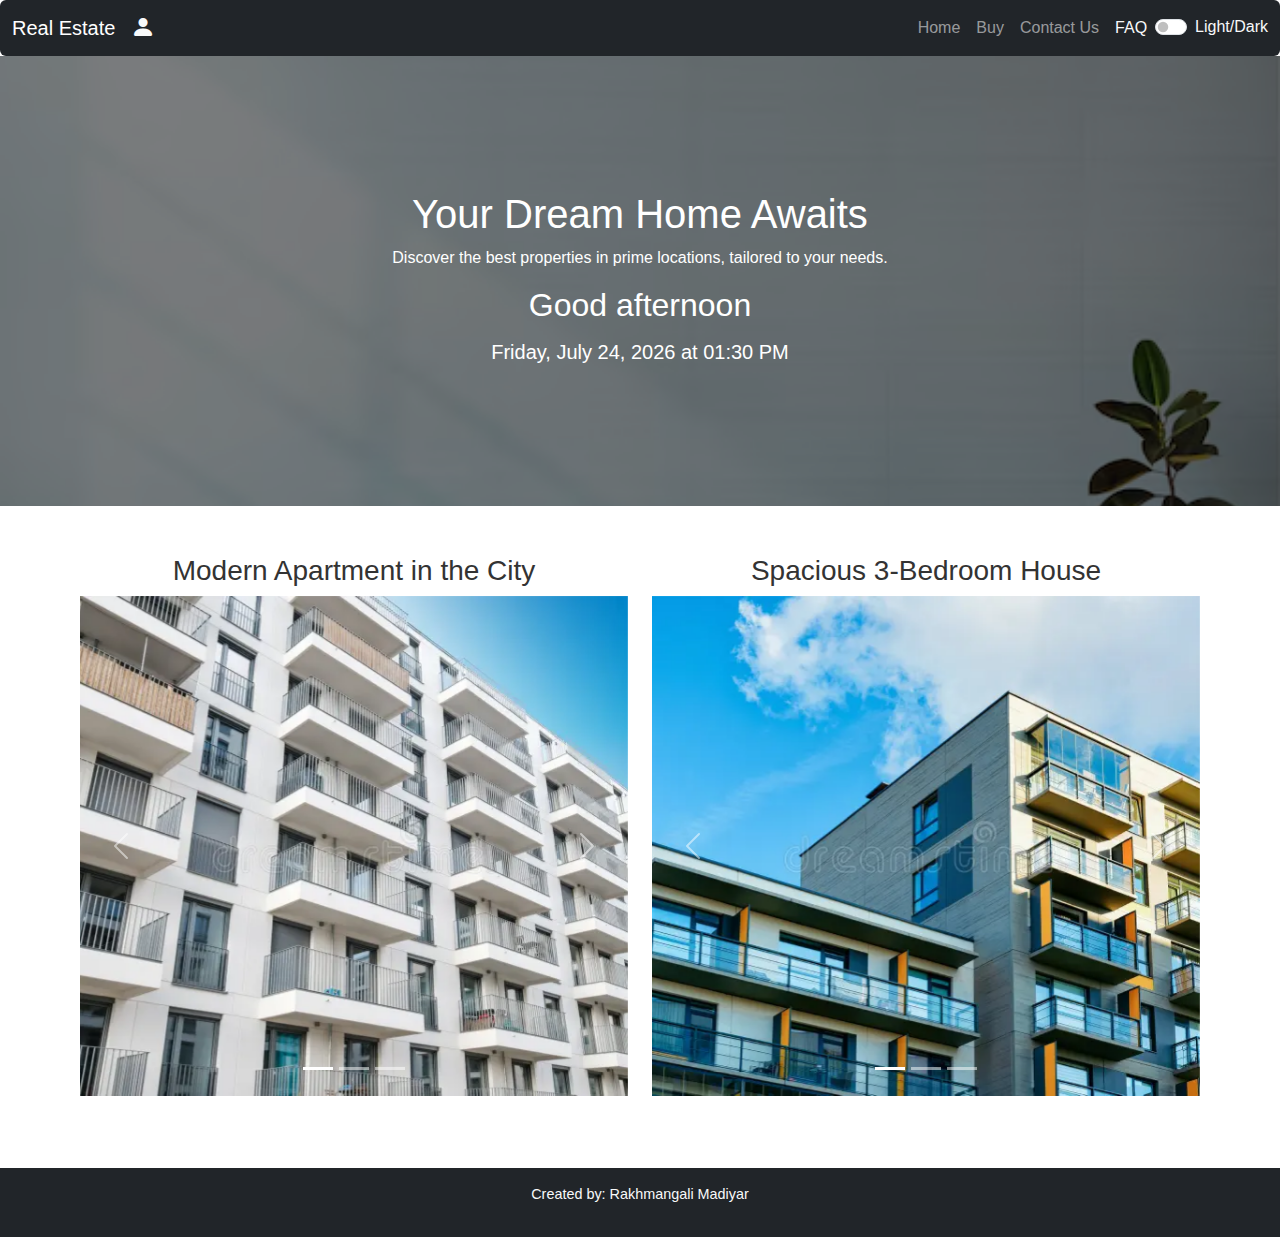
<file: index.html>
<!DOCTYPE html>
<html lang="en">
<head>
    <meta charset="UTF-8">
    <meta name="viewport" content="width=device-width, initial-scale=1.0">
    <title>Real Estate Company</title>
    <link href="https://cdn.jsdelivr.net/npm/bootstrap-icons/font/bootstrap-icons.css" rel="stylesheet">
    <link href="https://cdn.jsdelivr.net/npm/bootstrap@5.3.3/dist/css/bootstrap.min.css" rel="stylesheet" integrity="sha384-QWTKZyjpPEjISv5WaRU9OFeRpok6YctnYmDr5pNlyT2bRjXh0JMhjY6hW+ALEwIH" crossorigin="anonymous">
    <link rel="stylesheet" href="style.css">
    <link rel="stylesheet" href="styleindex.css">
    <link rel="stylesheet" href="buttoncss.css">    
</head>
<body>
    <nav class="navbar navbar-expand-lg navbar-dark bg-dark rounded">
        
        <div class="container-fluid">
            <a class="navbar-brand" href="index.html">Real Estate</a>
            <button class="navbar-toggler" type="button" data-bs-toggle="collapse" data-bs-target="#navbarNav" aria-controls="navbarNav" aria-expanded="false" aria-label="Toggle navigation">
                <span class="navbar-toggler-icon"></span>
            </button>
            
            
            <div class="collapse navbar-collapse" id="navbarNav">
                <div class="d-flex w-100 align-items-center justify-content-between">
                    <div>
                        <i class="bi bi-person-fill text-light fs-4 ms-3" id="userIcon" style="cursor: pointer; margin-left: auto !important;" onclick="window.location.href='auth.html';"></i>
                    </div>
                    <ul class="navbar-nav d-flex align-items-center mb-0">
                        <li class="nav-item">
                            <a class="nav-link" href="index.html">Home</a>
                        </li>
                        <li class="nav-item">
                            <a class="nav-link" href="buy.html">Buy</a>
                        </li>
                        <li class="nav-item">
                            <a class="nav-link" href="contact.html">Contact Us</a>
                        </li>
                        <li class="nav-item">
                            <button id="faqBtn" class="nav-link btn btn-link text-light">FAQ</button>
                        </li>
                    </ul>
                </div>
    
                <div class="d-flex align-items-center justify-content-end mt-2 mt-lg-0">
                    <div class="form-check form-switch">
                        <input class="form-check-input" type="checkbox" id="theme-toggle">
                        <label class="form-check-label text-light" for="theme-toggle">Light/Dark</label>
                    </div>
                </div>                
            </div>
        </div>
    </nav>
    
    <header class="bg-light py-5 text-center">
        <div class="container">
            <h1>Your Dream Home Awaits</h1>
            <p>Discover the best properties in prime locations, tailored to your needs.</p>
            <h2 id="greeting"></h2>
            <h3 id="currentDateTime" class="mt-3 fs-5"></h3>
        </div>
    </header>

    <section class="properties container-fluid py-5 light-theme">
        <div class="row">
            <div class="col-lg-6 mb-4">
                <h3 class="text-center">Modern Apartment in the City</h3>
                <div id="carouselApartment" class="carousel slide" data-bs-ride="carousel">
                    <div class="carousel-indicators">
                        <button type="button" data-bs-target="#carouselApartment" data-bs-slide-to="0" class="active" aria-current="true" aria-label="Slide 1"></button>
                        <button type="button" data-bs-target="#carouselApartment" data-bs-slide-to="1" aria-label="Slide 2"></button>
                        <button type="button" data-bs-target="#carouselApartment" data-bs-slide-to="2" aria-label="Slide 3"></button>
                    </div>
                    <div class="carousel-inner">
                        <div class="carousel-item active">
                            <img src="img/apartment1.webp" class="d-block w-100" alt="Modern apartment">
                        </div>
                        <div class="carousel-item">
                            <img src="img/apartment1-2.jpg" class="d-block w-100" alt="Modern apartment interior">
                        </div>
                        <div class="carousel-item">
                            <img src="img/apartment1-3.jpg" class="d-block w-100" alt="Modern apartment view">
                        </div>
                    </div>
                    <button class="carousel-control-prev" type="button" data-bs-target="#carouselApartment" data-bs-slide="prev">
                        <span class="carousel-control-prev-icon" aria-hidden="true"></span>
                        <span class="visually-hidden">Previous</span>
                    </button>
                    <button class="carousel-control-next" type="button" data-bs-target="#carouselApartment" data-bs-slide="next">
                        <span class="carousel-control-next-icon" aria-hidden="true"></span>
                        <span class="visually-hidden">Next</span>
                    </button>
                </div>
            </div>
            <div class="col-lg-6 mb-4">
                <h3 class="text-center">Spacious 3-Bedroom House</h3>
                <div id="carouselHouse" class="carousel slide" data-bs-ride="carousel">
                    <div class="carousel-indicators">
                        <button type="button" data-bs-target="#carouselHouse" data-bs-slide-to="0" class="active" aria-current="true" aria-label="Slide 1"></button>
                        <button type="button" data-bs-target="#carouselHouse" data-bs-slide-to="1" aria-label="Slide 2"></button>
                        <button type="button" data-bs-target="#carouselHouse" data-bs-slide-to="2" aria-label="Slide 3"></button>
                    </div>
                    <div class="carousel-inner">
                        <div class="carousel-item active">
                            <img src="img/apartment2.webp" class="d-block w-100" alt="Spacious house">
                        </div>
                        <div class="carousel-item">
                            <img src="img/apartment2-2.jpeg" class="d-block w-100" alt="Spacious house interior">
                        </div>
                        <div class="carousel-item">
                            <img src="img/apartment2-3.jpeg" class="d-block w-100" alt="Spacious house backyard">
                        </div>
                    </div>
                    <button class="carousel-control-prev" type="button" data-bs-target="#carouselHouse" data-bs-slide="prev">
                        <span class="carousel-control-prev-icon" aria-hidden="true"></span>
                        <span class="visually-hidden">Previous</span>
                    </button>
                    <button class="carousel-control-next" type="button" data-bs-target="#carouselHouse" data-bs-slide="next">
                        <span class="carousel-control-next-icon" aria-hidden="true"></span>
                        <span class="visually-hidden">Next</span>
                    </button>
                </div>
            </div>
        </div>
    </section>

    <footer class="bg-dark text-light py-3">
        <div class="container text-center">
            <p>Created by: Rakhmangali Madiyar</p>
        </div>
    </footer>

    <div id="faqPopup" class="popup">
        <div class="popup-content">
            <span id="closeFaq"></span>
            <h2>Frequently Asked Questions</h2>
            <ul>
                <li><strong>Question 1:</strong> What properties do you offer?</li>
                <li><strong>Answer:</strong> We offer a wide range of residential and commercial properties.</li>
                <li><strong>Question 2:</strong> How can I schedule a viewing?</li>
                <li><strong>Answer:</strong> You can contact us through the form above to schedule a viewing.</li>
                <li><strong>Question 3:</strong> What are the fees associated with buying a property?</li>
                <li><strong>Answer:</strong> Fees vary based on property type and location; please contact us for more details.</li>
            </ul>
        </div>
    </div>
    

    <script src="https://cdn.jsdelivr.net/npm/bootstrap@5.3.3/dist/js/bootstrap.bundle.min.js" integrity="sha384-YvpcrYf0tY3lHB60NNkmXc5s9fDVZLESaAA55NDzOxhy9GkcIdslK1eN7N6jIeHz" crossorigin="anonymous"></script>
    <script src="scriptindex.js"></script>
</body>
</html>
</file>
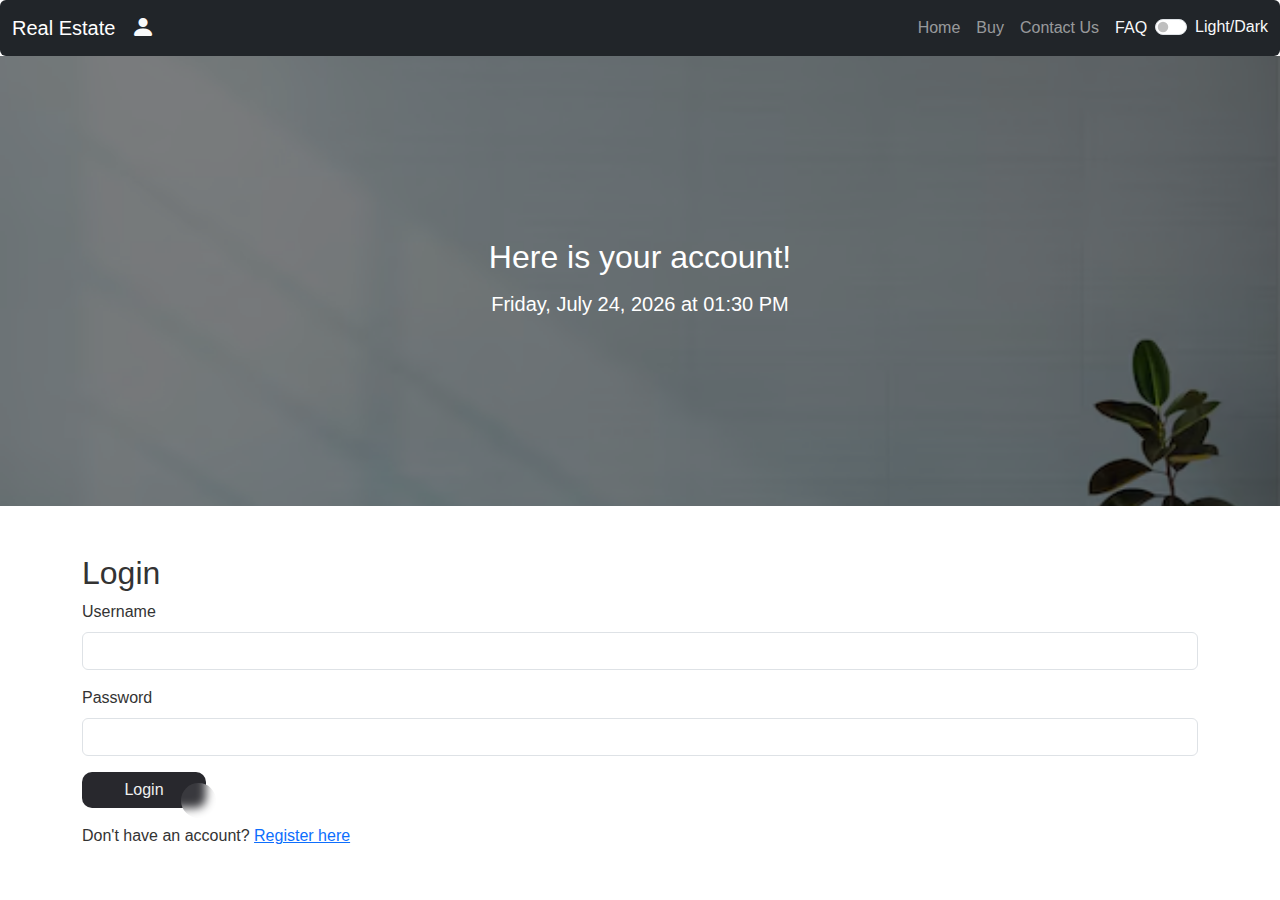
<file: auth.html>
<!DOCTYPE html>
<html lang="en">
<head>
    <meta charset="UTF-8">
    <meta name="viewport" content="width=device-width, initial-scale=1.0">
    <title>Login/Register / My Account</title>
    <link href="https://cdn.jsdelivr.net/npm/bootstrap@5.3.3/dist/css/bootstrap.min.css" rel="stylesheet">
    <link href="https://cdn.jsdelivr.net/npm/bootstrap-icons/font/bootstrap-icons.css" rel="stylesheet">
    <link rel="stylesheet" href="style.css">
    <link rel="stylesheet" href="styleindex.css">
    <link rel="stylesheet" href="buttoncss.css">
</head>
<body>
    <nav class="navbar navbar-expand-lg navbar-dark bg-dark rounded">
        <div class="container-fluid">
            <a class="navbar-brand" href="index.html">Real Estate</a>
            <button class="navbar-toggler" type="button" data-bs-toggle="collapse" data-bs-target="#navbarNav" aria-controls="navbarNav" aria-expanded="false" aria-label="Toggle navigation">
                <span class="navbar-toggler-icon"></span>
            </button>
            <div class="collapse navbar-collapse" id="navbarNav">
                <div class="d-flex w-100 align-items-center justify-content-between">
                    <div>
                        <i class="bi bi-person-fill text-light fs-4 ms-3" id="userIcon" style="cursor: pointer; margin-left: auto !important;"></i>
                    </div>
                    <ul class="navbar-nav d-flex align-items-center mb-0">
                        <li class="nav-item"><a class="nav-link" href="index.html">Home</a></li>
                        <li class="nav-item"><a class="nav-link" href="buy.html">Buy</a></li>
                        <li class="nav-item"><a class="nav-link" href="contact.html">Contact Us</a></li>
                        <li class="nav-item"><button id="faqBtn" class="nav-link btn btn-link text-light">FAQ</button></li>
                    </ul>
                </div>
                <div class="d-flex align-items-center justify-content-end mt-2 mt-lg-0">
                    <div class="form-check form-switch">
                        <input class="form-check-input" type="checkbox" id="theme-toggle">
                        <label class="form-check-label text-light" for="theme-toggle">Light/Dark</label>
                    </div>
                </div>
            </div>
        </div>
    </nav>

    <header class="bg-light py-5 text-center">
        <div class="container">
            <h2>Here is your account!</h2>
            <h3 id="currentDateTime" class="mt-3 fs-5"></h3>
        </div>
    </header>
    
    <div class="container mt-5">
        <h2 id="formTitle">Login</h2>
        
        <form id="loginForm" class="auth-form">
            <div class="mb-3">
                <label for="loginUsername" class="form-label">Username</label>
                <input type="text" class="form-control" id="loginUsername" required>
            </div>
            <div class="mb-3">
                <label for="loginPassword" class="form-label">Password</label>
                <input type="password" class="form-control" id="loginPassword" required>
            </div>
            <button type="submit" class="button-86">Login</button>
            <p class="mt-3">Don't have an account? <a href="javascript:void(0);" id="showRegister">Register here</a></p>
        </form>

        <form id="registerForm" class="auth-form" style="display: none;">
            <div class="mb-3">
                <label for="username" class="form-label">Username</label>
                <input type="text" class="form-control" id="username" required>
            </div>
            <div class="mb-3">
                <label for="email" class="form-label">Email</label>
                <input type="email" class="form-control" id="email" required>
            </div>
            <div class="mb-3">
                <label for="password" class="form-label">Password</label>
                <input type="password" class="form-control" id="password" required>
            </div>
            <div class="mb-3">
                <label for="confirmPassword" class="form-label">Confirm Password</label>
                <input type="password" class="form-control" id="confirmPassword" required>
            </div>
            <button type="submit" class="button-86">Register</button>
            <p class="mt-3">Already have an account? <a href="javascript:void(0);" id="showLogin">Log in here</a></p>
        </form>
    </div>

    <div id="accountSection" class="container mt-5" style="display: none;">
        <h1>Welcome to your account, <span id="usernameDisplay"></span>!</h1>
        <p>Your registered email is: <span id="userEmail"></span></p>
        <button id="logoutButton" class="btn btn-outline-danger">Log Out</button>
    </div>


    <div id="faqPopup" class="popup">
        <div class="popup-content">
            <span id="closeFaq"></span>
            <h2>Frequently Asked Questions</h2>
            <ul>
                <li><strong>Question 1:</strong> What properties do you offer?</li>
                <li><strong>Answer:</strong> We offer a wide range of residential and commercial properties.</li>
                <li><strong>Question 2:</strong> How can I schedule a viewing?</li>
                <li><strong>Answer:</strong> You can contact us through the form above to schedule a viewing.</li>
                <li><strong>Question 3:</strong> What are the fees associated with buying a property?</li>
                <li><strong>Answer:</strong> Fees vary based on property type and location; please contact us for more details.</li>
            </ul>
        </div>
    </div>
    
    <script src="scriptlogin.js"></script>
    <script src="scriptindex.js"></script>
</body>
</html>
</file>
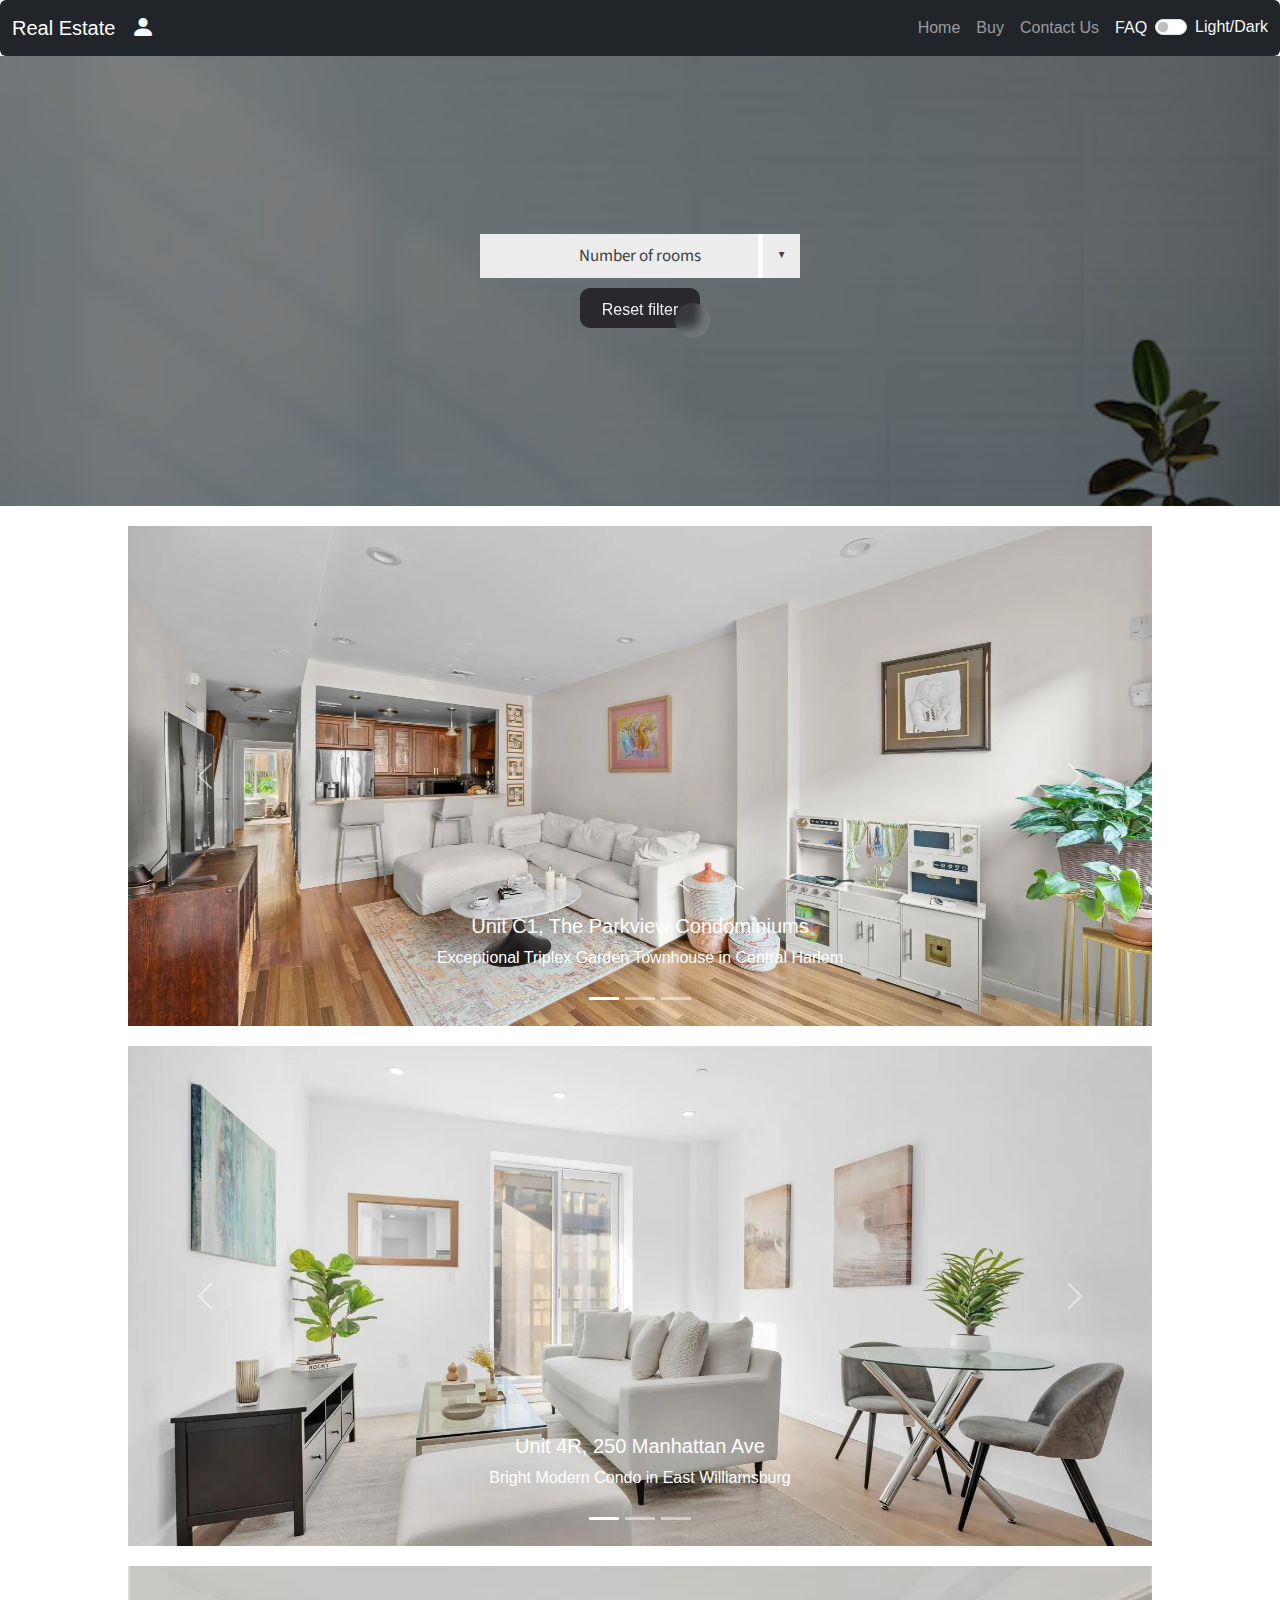
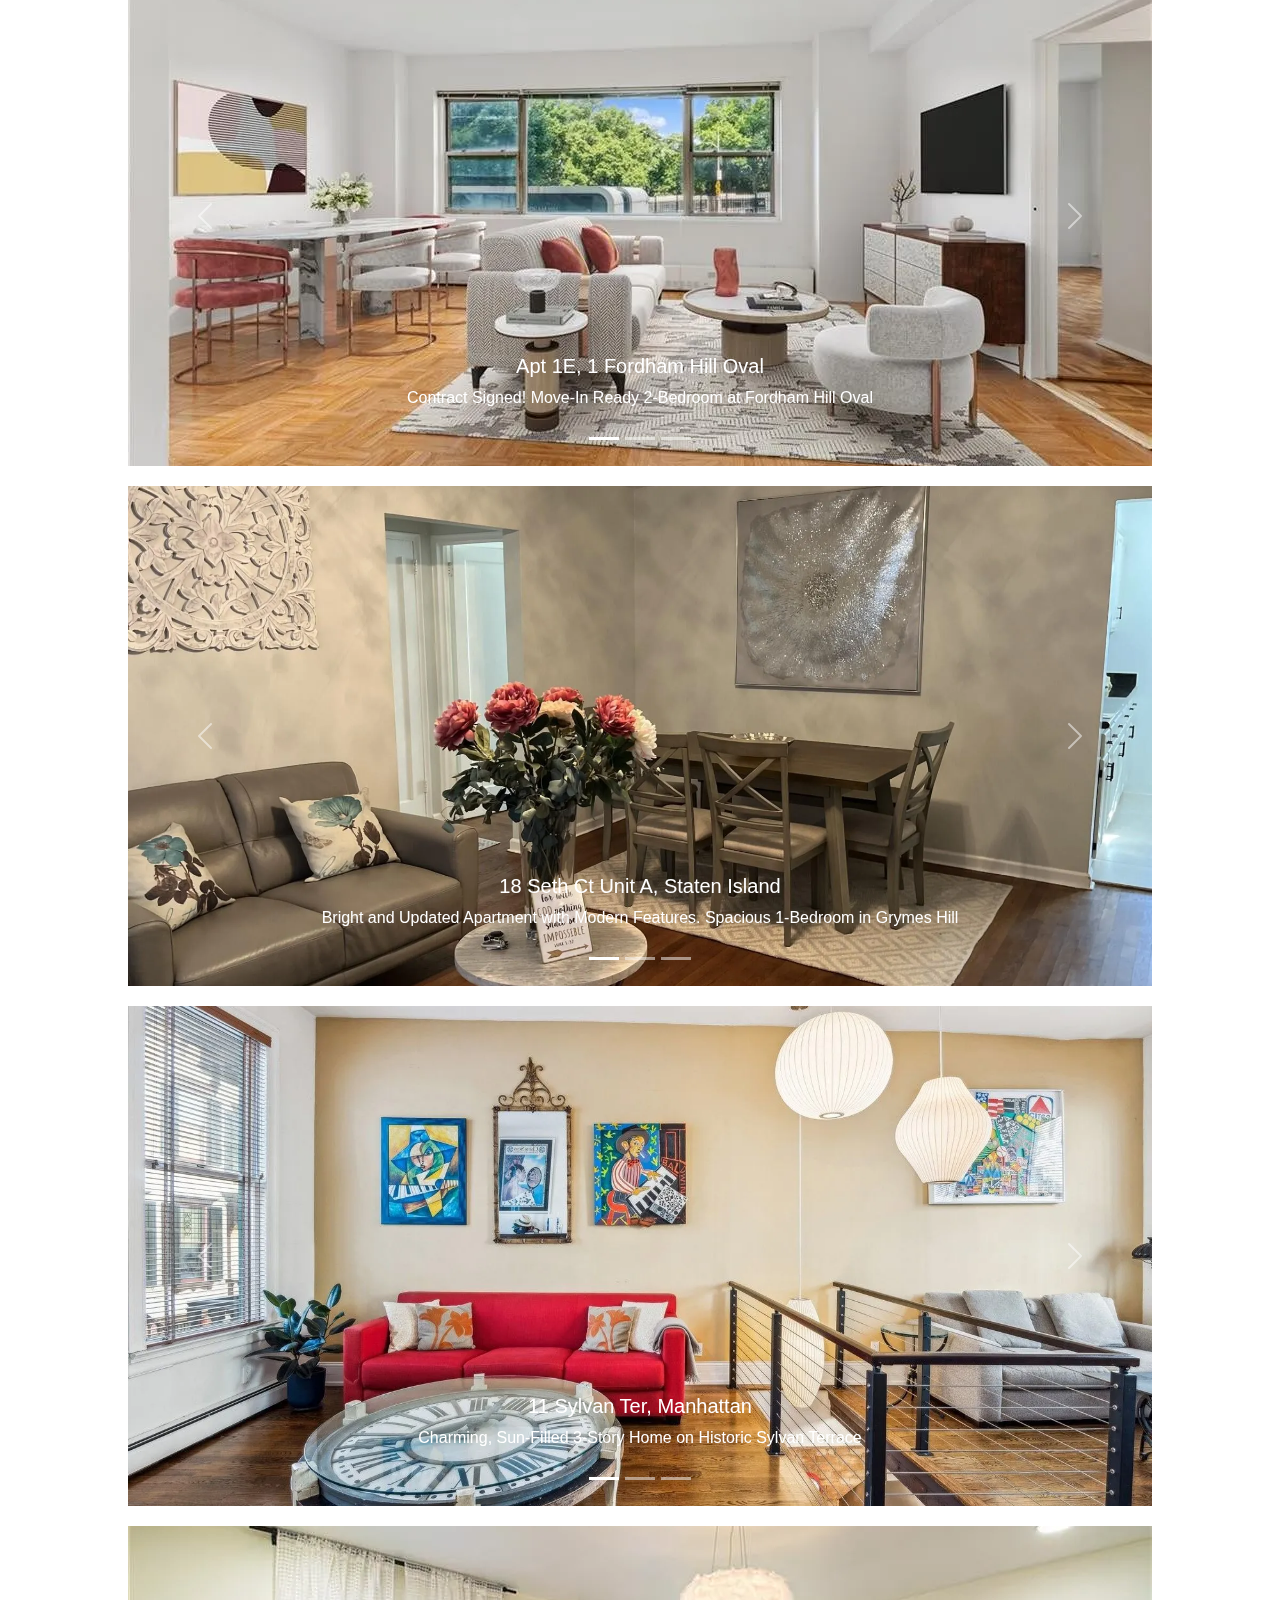
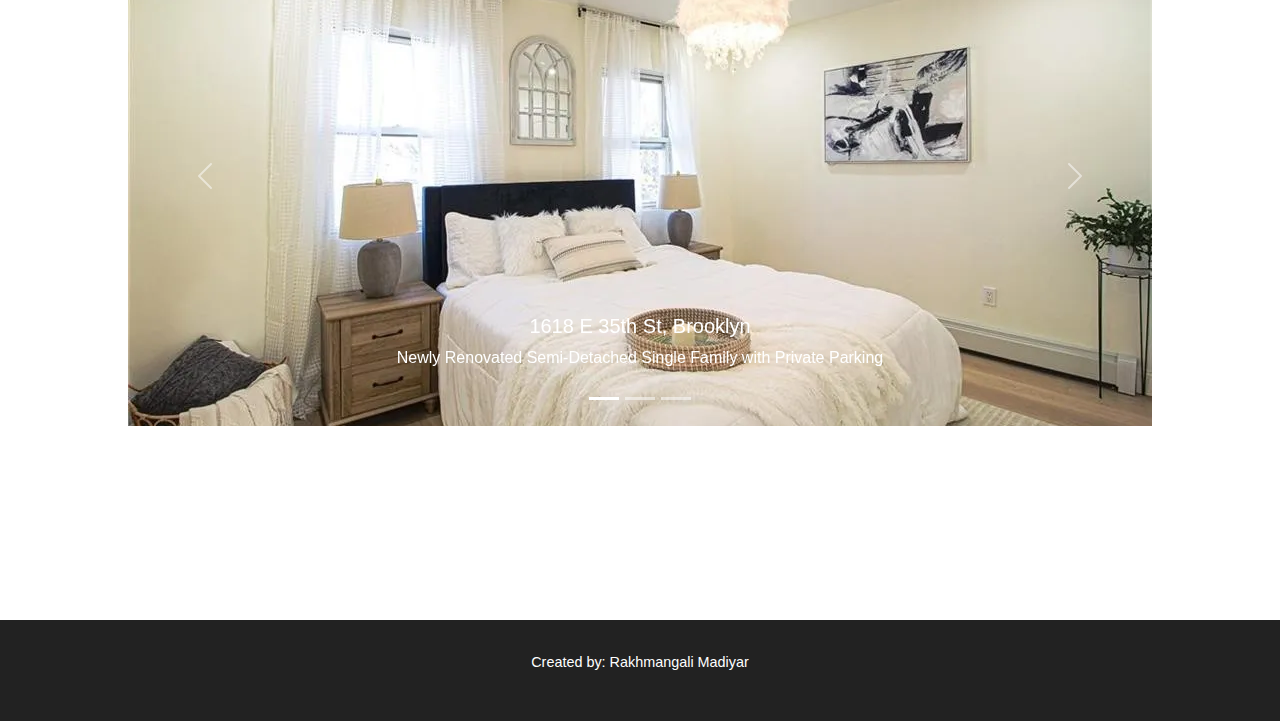
<file: buy.html>
<!DOCTYPE html>
<html lang="en">
<head>
    <meta charset="UTF-8">
    <meta name="viewport" content="width=device-width, initial-scale=1.0">
    <title>Buy - Real Estate Company</title>
    <link href="https://cdn.jsdelivr.net/npm/bootstrap-icons/font/bootstrap-icons.css" rel="stylesheet">
    <link href="https://cdn.jsdelivr.net/npm/bootstrap@5.3.3/dist/css/bootstrap.min.css" rel="stylesheet" integrity="sha384-QWTKZyjpPEjISv5WaRU9OFeRpok6YctnYmDr5pNlyT2bRjXh0JMhjY6hW+ALEwIH" crossorigin="anonymous">
    <script src="https://cdn.jsdelivr.net/npm/bootstrap@5.3.3/dist/js/bootstrap.bundle.min.js" integrity="sha384-YvpcrYf0tY3lHB60NNkmXc5s9fDVZLESaAA55NDzOxhy9GkcIdslK1eN7N6jIeHz" crossorigin="anonymous"></script>
    <link rel="stylesheet" href="style.css">
    <link rel="stylesheet" href="styleindex.css">
    <link rel="stylesheet" href="buttoncss.css">
    <link rel="stylesheet" href="stylebuy.css">
    
</head>
<body class="day-theme">
    <nav class="navbar navbar-expand-lg navbar-dark bg-dark rounded">
        <div class="container-fluid">
            <a class="navbar-brand" href="index.html">Real Estate</a>
            
            <button class="navbar-toggler" type="button" data-bs-toggle="collapse" data-bs-target="#navbarNav" aria-controls="navbarNav" aria-expanded="false" aria-label="Toggle navigation">
                <span class="navbar-toggler-icon"></span>
            </button>
    
            <div class="collapse navbar-collapse" id="navbarNav">
                <div class="d-flex w-100 align-items-center justify-content-between">
                    <div>
                        <i class="bi bi-person-fill text-light fs-4 ms-3" id="userIcon" style="cursor: pointer; margin-left: auto !important;" onclick="window.location.href='auth.html';"></i>
                    </div>    
                    <ul class="navbar-nav d-flex align-items-center mb-0">
                        <li class="nav-item">
                            <a class="nav-link" href="index.html">Home</a>
                        </li>
                        <li class="nav-item">
                            <a class="nav-link" href="buy.html">Buy</a>
                        </li>
                        <li class="nav-item">
                            <a class="nav-link" href="contact.html">Contact Us</a>
                        </li>
                        <li class="nav-item">
                            <button id="faqBtn" class="nav-link btn btn-link text-light">FAQ</button>
                        </li>
                    </ul>
                </div>
                
                <div class="d-flex align-items-center justify-content-end mt-2 mt-lg-0">
                    <div class="form-check form-switch">
                        <input class="form-check-input" type="checkbox" id="theme-toggle">
                        <label class="form-check-label text-light" for="theme-toggle">Light/Dark</label>
                    </div>
                </div>
            </div>
        </div>
    </nav>

    <header class="bg-light py-5 text-center">
        <div class="container">
            <form action="#" id="filter-form">
                <div class="select-box">
                    <label for="select-box1" class="label select-box1"><span class="label-desc">Number of rooms</span> </label>
                    <select id="select-box1" class="select">
                        <option value="1">1-bedroom</option>
                        <option value="2">2-bedroom</option>
                        <option value="3">3-bedroom</option>
                    </select>
                    <button id="resetCarouselButton" class="button-86">Reset filter</button>
                </div>
            </form>  
        </div>
    </header>
    
    <div id="carouselExampleCaptions1" class="carousel slide" data-bs-ride="carousel" data-rooms="3"> <!-- 3 kom -->
        <div class="carousel-indicators">
            <button type="button" data-bs-target="#carouselExampleCaptions1" data-bs-slide-to="0" class="active" aria-current="true" aria-label="Slide 1"></button>
            <button type="button" data-bs-target="#carouselExampleCaptions1" data-bs-slide-to="1" aria-label="Slide 2"></button>
            <button type="button" data-bs-target="#carouselExampleCaptions1" data-bs-slide-to="2" aria-label="Slide 3"></button>
        </div>
        <div class="carousel-inner">
            <div class="carousel-item active">
                <img src="img/116713db1edeb8a59ce15b37b51ec045l-m1300829103rd-w2048_h1536.webp" class="d-block w-100" alt="...">
                <div class="carousel-caption d-none d-md-block">
                    <h5>Unit C1, The Parkview Condominiums</h5>
                    <p>Exceptional Triplex Garden Townhouse in Central Harlem</p>
                </div>
            </div>
            <div class="carousel-item">
                <img src="img/116713db1edeb8a59ce15b37b51ec045l-m3814198319rd-w2048_h1536.webp" class="d-block w-100" alt="...">
                <div class="carousel-caption d-none d-md-block">
                    <h5>Unit C1, The Parkview Condominiums</h5>
                    <p>Exceptional Triplex Garden Townhouse in Central Harlem</p>
            </div>
        </div>
        <div class="carousel-item">
            <img src="img/116713db1edeb8a59ce15b37b51ec045l-m991780763rd-w2048_h1536.webp" class="d-block w-100" alt="...">
            <div class="carousel-caption d-none d-md-block">
                <h5>Unit C1, The Parkview Condominiums</h5>
                <p>Exceptional Triplex Garden Townhouse in Central Harlem</p>
            </div>
        </div>
    </div>
    <button class="carousel-control-prev" type="button" data-bs-target="#carouselExampleCaptions1" data-bs-slide="prev">
        <span class="carousel-control-prev-icon" aria-hidden="true"></span>
        <span class="visually-hidden">Previous</span>
    </button>
    <button class="carousel-control-next" type="button" data-bs-target="#carouselExampleCaptions1" data-bs-slide="next">
        <span class="carousel-control-next-icon" aria-hidden="true"></span>
        <span class="visually-hidden">Next</span>
    </button>
</div>

<div id="carouselExampleCaptions2" class="carousel slide" data-bs-ride="carousel" data-rooms="1">  <!-- 1 kom -->
    <div class="carousel-indicators">
        <button type="button" data-bs-target="#carouselExampleCaptions2" data-bs-slide-to="0" class="active" aria-current="true" aria-label="Slide 1"></button>
        <button type="button" data-bs-target="#carouselExampleCaptions2" data-bs-slide-to="1" aria-label="Slide 2"></button>
        <button type="button" data-bs-target="#carouselExampleCaptions2" data-bs-slide-to="2" aria-label="Slide 3"></button>
    </div>
    <div class="carousel-inner">
        <div class="carousel-item active">
            <img src="img/4f9ebd6f565fb0b921e8248b09ee95bdl-m861951308rd-w2048_h1536.webp" class="d-block w-100" alt="...">
            <div class="carousel-caption d-none d-md-block">
                <h5>Unit 4R, 250 Manhattan Ave</h5>
                <p>Bright Modern Condo in East Williamsburg</p>
            </div>
        </div>
        <div class="carousel-item">
            <img src="img/4f9ebd6f565fb0b921e8248b09ee95bdl-m3375673475rd-w2048_h1536.webp" class="d-block w-100" alt="...">
            <div class="carousel-caption d-none d-md-block">
                <h5>Unit 4R, 250 Manhattan Ave</h5>
                <p>Bright Modern Condo in East Williamsburg</p>
            </div>
        </div>
        <div class="carousel-item">
            <img src="img/4f9ebd6f565fb0b921e8248b09ee95bdl-m864304416rd-w2048_h1536.webp" class="d-block w-100" alt="...">
            <div class="carousel-caption d-none d-md-block">
                <h5>Unit 4R, 250 Manhattan Ave</h5>
                <p>Bright Modern Condo in East Williamsburg</p>
            </div>
        </div>
    </div>
    <button class="carousel-control-prev" type="button" data-bs-target="#carouselExampleCaptions2" data-bs-slide="prev">
        <span class="carousel-control-prev-icon" aria-hidden="true"></span>
        <span class="visually-hidden">Previous</span>
    </button>
    <button class="carousel-control-next" type="button" data-bs-target="#carouselExampleCaptions2" data-bs-slide="next">
        <span class="carousel-control-next-icon" aria-hidden="true"></span>
        <span class="visually-hidden">Next</span>
    </button>
</div>

<div id="carouselExampleCaptions3" class="carousel slide" data-bs-ride="carousel" data-rooms="2">  <!-- 2 kom -->
    <div class="carousel-indicators">
        <button type="button" data-bs-target="#carouselExampleCaptions3" data-bs-slide-to="0" class="active" aria-current="true" aria-label="Slide 1"></button>
        <button type="button" data-bs-target="#carouselExampleCaptions3" data-bs-slide-to="1" aria-label="Slide 2"></button>
        <button type="button" data-bs-target="#carouselExampleCaptions3" data-bs-slide-to="2" aria-label="Slide 3"></button>
    </div>
    <div class="carousel-inner">
        <div class="carousel-item active">
            <img src="img/b1c7c876b6108402439b4c64cbc09ec3l-m2646374951rd-w2048_h1536.webp" class="d-block w-100" alt="...">
            <div class="carousel-caption d-none d-md-block">
                <h5>Apt 1E, 1 Fordham Hill Oval</h5>
                <p>Contract Signed! Move-In Ready 2-Bedroom at Fordham Hill Oval</p>
            </div>
        </div>
        <div class="carousel-item">
            <img src="img/b1c7c876b6108402439b4c64cbc09ec3l-m3526836932rd-w2048_h1536.webp" class="d-block w-100" alt="...">
            <div class="carousel-caption d-none d-md-block">
                <h5>Apt 1E, 1 Fordham Hill Oval</h5>
                <p>Contract Signed! Move-In Ready 2-Bedroom at Fordham Hill Oval</p>
            </div>
        </div>
        <div class="carousel-item">
            <img src="img/4f9ebd6f565fb0b921e8248b09ee95bdl-m864304416rd-w2048_h1536.webp" class="d-block w-100" alt="...">
            <div class="carousel-caption d-none d-md-block">
                <h5>Apt 1E, 1 Fordham Hill Oval</h5>
                <p>Contract Signed! Move-In Ready 2-Bedroom at Fordham Hill Oval</p>
            </div>
        </div>
    </div>
    <button class="carousel-control-prev" type="button" data-bs-target="#carouselExampleCaptions3" data-bs-slide="prev">
        <span class="carousel-control-prev-icon" aria-hidden="true"></span>
        <span class="visually-hidden">Previous</span>
    </button>
    <button class="carousel-control-next" type="button" data-bs-target="#carouselExampleCaptions3" data-bs-slide="next">
        <span class="carousel-control-next-icon" aria-hidden="true"></span>
        <span class="visually-hidden">Next</span>
    </button>
</div>

<div id="carouselExampleCaptions4" class="carousel slide" data-bs-ride="carousel" data-rooms="1">  <!-- 1 kom -->
    <div class="carousel-indicators">
        <button type="button" data-bs-target="#carouselExampleCaptions4" data-bs-slide-to="0" class="active" aria-current="true" aria-label="Slide 1"></button>
        <button type="button" data-bs-target="#carouselExampleCaptions4" data-bs-slide-to="1" aria-label="Slide 2"></button>
        <button type="button" data-bs-target="#carouselExampleCaptions4" data-bs-slide-to="2" aria-label="Slide 3"></button>
    </div>
    <div class="carousel-inner">
        <div class="carousel-item active">
            <img src="img/7e063490867e076fb5c3bd4bf2fd5cd3l-m3449837302rd-w2048_h1536.webp" class="d-block w-100" alt="...">
            <div class="carousel-caption d-none d-md-block">
                <h5>18 Seth Ct Unit A, Staten Island</h5>
                <p>Bright and Updated Apartment with Modern Features. Spacious 1-Bedroom in Grymes Hill</p>
            </div>
        </div>
        <div class="carousel-item">
            <img src="img/7e063490867e076fb5c3bd4bf2fd5cd3l-m3050696754rd-w2048_h1536.webp" class="d-block w-100" alt="...">
            <div class="carousel-caption d-none d-md-block">
                <h5>18 Seth Ct Unit A, Staten Island</h5>
                <p>Bright and Updated Apartment with Modern Features. Spacious 1-Bedroom in Grymes Hill</p>
            </div>
        </div>
        <div class="carousel-item">
            <img src="img/7e063490867e076fb5c3bd4bf2fd5cd3l-m3197924100rd-w2048_h1536.webp" class="d-block w-100" alt="...">
            <div class="carousel-caption d-none d-md-block">
                <h5>18 Seth Ct Unit A, Staten Island</h5>
                <p>Bright and Updated Apartment with Modern Features. Spacious 1-Bedroom in Grymes Hill</p>
            </div>
        </div>
    </div>
    <button class="carousel-control-prev" type="button" data-bs-target="#carouselExampleCaptions4" data-bs-slide="prev">
        <span class="carousel-control-prev-icon" aria-hidden="true"></span>
        <span class="visually-hidden">Previous</span>
    </button>
    <button class="carousel-control-next" type="button" data-bs-target="#carouselExampleCaptions4" data-bs-slide="next">
        <span class="carousel-control-next-icon" aria-hidden="true"></span>
        <span class="visually-hidden">Next</span>
    </button>
</div>

<div id="carouselExampleCaptions5" class="carousel slide" data-bs-ride="carousel" data-rooms="3"> <!-- 3 kom -->
    <div class="carousel-indicators">
        <button type="button" data-bs-target="#carouselExampleCaptions5" data-bs-slide-to="0" class="active" aria-current="true" aria-label="Slide 1"></button>
        <button type="button" data-bs-target="#carouselExampleCaptions5" data-bs-slide-to="1" aria-label="Slide 2"></button>
        <button type="button" data-bs-target="#carouselExampleCaptions5" data-bs-slide-to="2" aria-label="Slide 3"></button>
    </div>
    <div class="carousel-inner">
        <div class="carousel-item active">
            <img src="img/45ee932c93ed2b1ac0d8fd71b8eb01ael-m3973334350rd-w2048_h1536.webp" class="d-block w-100" alt="...">
            <div class="carousel-caption d-none d-md-block">
                <h5>11 Sylvan Ter, Manhattan</h5>
                <p>Charming, Sun-Filled 3-Story Home on Historic Sylvan Terrace</p>
            </div>
        </div>
        <div class="carousel-item">
            <img src="img/45ee932c93ed2b1ac0d8fd71b8eb01ael-m56700783rd-w2048_h1536.webp" class="d-block w-100" alt="...">
            <div class="carousel-caption d-none d-md-block">
                <h5>11 Sylvan Ter, Manhattan</h5>
                <p>Charming, Sun-Filled 3-Story Home on Historic Sylvan Terrace</p>
            </div>
        </div>
        <div class="carousel-item">
            <img src="img/45ee932c93ed2b1ac0d8fd71b8eb01ael-m275460454rd-w2048_h1536.webp" class="d-block w-100" alt="...">
            <div class="carousel-caption d-none d-md-block">
                <h5>11 Sylvan Ter, Manhattan</h5>
                <p>Charming, Sun-Filled 3-Story Home on Historic Sylvan Terrace</p>
            </div>
        </div>
    </div>
    <button class="carousel-control-prev" type="button" data-bs-target="#carouselExampleCaptions5" data-bs-slide="prev">
        <span class="carousel-control-prev-icon" aria-hidden="true"></span>
        <span class="visually-hidden">Previous</span>
        </button>
        <button class="carousel-control-next" type="button" data-bs-target="#carouselExampleCaptions5" data-bs-slide="next">
          <span class="carousel-control-next-icon" aria-hidden="true"></span>
          <span class="visually-hidden">Next</span>
        </button>
    </div>
    
    <div id="carouselExampleCaptions6" class="carousel slide" data-bs-ride="carousel" data-rooms="2">  <!-- 2 kom -->
        <div class="carousel-indicators">
            <button type="button" data-bs-target="#carouselExampleCaptions6" data-bs-slide-to="0" class="active" aria-current="true" aria-label="Slide 1"></button>
            <button type="button" data-bs-target="#carouselExampleCaptions6" data-bs-slide-to="1" aria-label="Slide 2"></button>
            <button type="button" data-bs-target="#carouselExampleCaptions6" data-bs-slide-to="2" aria-label="Slide 3"></button>
        </div>
        <div class="carousel-inner">
            <div class="carousel-item active">
                <img src="img/07d8bdcb77a4ee5e0a1b2c2b925b31dbl-m2305382321rd-w2048_h1536.webp" class="d-block w-100" alt="...">
                <div class="carousel-caption d-none d-md-block">
                    <h5>1618 E 35th St, Brooklyn</h5>
                    <p>Newly Renovated Semi-Detached Single Family with Private Parking</p>
                </div>
            </div>
            <div class="carousel-item">
                <img src="img/07d8bdcb77a4ee5e0a1b2c2b925b31dbl-m3930312125rd-w2048_h1536.webp" class="d-block w-100" alt="...">
                <div class="carousel-caption d-none d-md-block">
                    <h5>1618 E 35th St, Brooklyn</h5>
                    <p>Newly Renovated Semi-Detached Single Family with Private Parking</p>
                </div>
            </div>
            <div class="carousel-item">
                <img src="img/07d8bdcb77a4ee5e0a1b2c2b925b31dbl-m578641418rd-w2048_h1536.webp" class="d-block w-100" alt="...">
                <div class="carousel-caption d-none d-md-block">
                    <h5>1618 E 35th St, Brooklyn</h5>
                    <p>Newly Renovated Semi-Detached Single Family with Private Parking</p>
                </div>
            </div>
        </div>
        <button class="carousel-control-prev" type="button" data-bs-target="#carouselExampleCaptions6" data-bs-slide="prev">
            <span class="carousel-control-prev-icon" aria-hidden="true"></span>
            <span class="visually-hidden">Previous</span>
        </button>
        <button class="carousel-control-next" type="button" data-bs-target="#carouselExampleCaptions6" data-bs-slide="next">
            <span class="carousel-control-next-icon" aria-hidden="true"></span>
            <span class="visually-hidden">Next</span>
        </button>
      </div>
      
      <div id="faqPopup" class="popup">
          <div class="popup-content">
              <span id="closeFaq" style="cursor:pointer; float: right"&times;</span>
            <h2>Frequently Asked Questions</h2>
            <ul>
                <li><strong>Question 1:</strong> What properties do you offer?</li>
                <li><strong>Answer:</strong> We offer a wide range of residential and commercial properties.</li>
                <li><strong>Question 2:</strong> How can I schedule a viewing?</li>
                <li><strong>Answer:</strong> You can contact us through the form above to schedule a viewing.</li>
                <li><strong>Question 3:</strong> What are the fees associated with buying a property?</li>
                <li><strong>Answer:</strong> Fees vary based on property type and location; please contact us for specific details.</li>
            </ul>
        </div>
    </div>
    
    
    
    
    
    <footer class="text-center my-4">
        <p>Created by: Rakhmangali Madiyar</p>
    </footer>
    <script src="scriptindex.js"></script>
    <script>
        document.addEventListener("DOMContentLoaded", function () {
            const roomSelect = document.getElementById("select-box1");
            const carousels = document.querySelectorAll('.carousel');
            
            function filterCarousels(selectedRooms) {
                carousels.forEach(carousel => {
                    const rooms = carousel.getAttribute("data-rooms");
                    
                    if (selectedRooms === "Choice 1" || selectedRooms === rooms) {
                        carousel.style.display = "block";
                    } else {
                        carousel.style.display = "none";
                    }
                });
            }
            
            filterCarousels("Choice 1"); 
            
            roomSelect.addEventListener('change', function () {
                const selectedRooms = roomSelect.value;
                filterCarousels(selectedRooms);
            });
            
            document.getElementById('resetCarouselButton').addEventListener('click', function() {
                roomSelect.value = "Choice 1";
                filterCarousels("Choice 1");
            });
        });
        
        // фильтр 
        
    $("select").on("click" , function() {
  
  $(this).parent(".select-box").toggleClass("open");
  
});

$(document).mouseup(function (e)
{
    var container = $(".select-box");

    if (container.has(e.target).length === 0)
    {
        container.removeClass("open");
    }
});


$("select").on("change" , function() {
  
  var selection = $(this).find("option:selected").text(),
      labelFor = $(this).attr("id"),
      label = $("[for='" + labelFor + "']");
    
  label.find(".label-desc").html(selection);
    
});
    </script>
</body>
</html>
</file>
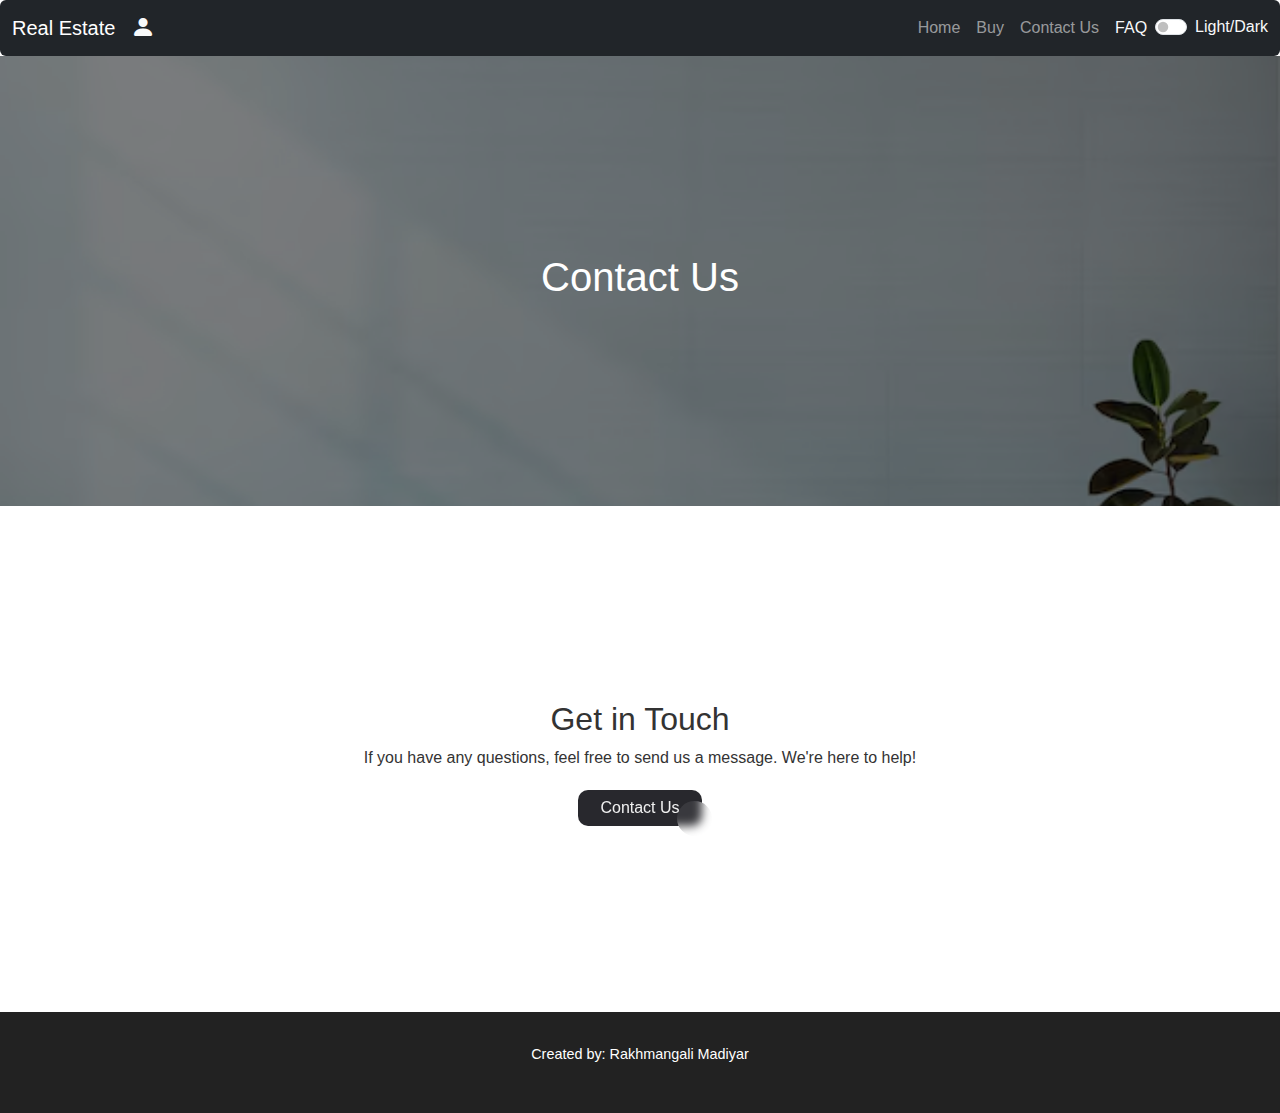
<file: contact.html>
<!DOCTYPE html>
<html lang="en">
<head>
    <meta charset="UTF-8">
    <meta name="viewport" content="width=device-width, initial-scale=1.0">
    <title>Contact Us - Real Estate Company</title>
    <link href="https://cdn.jsdelivr.net/npm/bootstrap-icons/font/bootstrap-icons.css" rel="stylesheet">
    <link href="https://cdn.jsdelivr.net/npm/bootstrap@5.3.3/dist/css/bootstrap.min.css" rel="stylesheet" integrity="sha384-QWTKZyjpPEjISv5WaRU9OFeRpok6YctnYmDr5pNlyT2bRjXh0JMhjY6hW+ALEwIH" crossorigin="anonymous">
    <link rel="stylesheet" href="style.css">
    <link rel="stylesheet" href="buttoncss.css">
    <link rel="stylesheet" href="styleindex.css">
</head>
<body class="day-theme">
    <nav class="navbar navbar-expand-lg navbar-dark bg-dark rounded">
        <div class="container-fluid">
            <a class="navbar-brand" href="index.html">Real Estate</a>
    
            <button class="navbar-toggler" type="button" data-bs-toggle="collapse" data-bs-target="#navbarNav" aria-controls="navbarNav" aria-expanded="false" aria-label="Toggle navigation">
                <span class="navbar-toggler-icon"></span>
            </button>
    
            <div class="collapse navbar-collapse" id="navbarNav">
                <div class="d-flex w-100 align-items-center justify-content-between">
                    <div>
                        <i class="bi bi-person-fill text-light fs-4 ms-3" id="userIcon" style="cursor: pointer; margin-left: auto !important;" onclick="window.location.href='auth.html';"></i>
                    </div>
                    <ul class="navbar-nav d-flex align-items-center mb-0">
                        <li class="nav-item">
                            <a class="nav-link" href="index.html">Home</a>
                        </li>
                        <li class="nav-item">
                            <a class="nav-link" href="buy.html">Buy</a>
                        </li>
                        <li class="nav-item">
                            <a class="nav-link" href="contact.html">Contact Us</a>
                        </li>
                        <li class="nav-item">
                            <button id="faqBtn" class="nav-link btn btn-link text-light">FAQ</button>
                        </li>
                    </ul>
                </div>
    
                <div class="d-flex align-items-center justify-content-end mt-2 mt-lg-0">
                    <div class="form-check form-switch">
                        <input class="form-check-input" type="checkbox" id="theme-toggle">
                        <label class="form-check-label text-light" for="theme-toggle">Light/Dark</label>
                    </div>
                </div>
            </div>
        </div>
    </nav>
    
    <header class="text-center my-5">
        <h1>Contact Us</h1>
    </header>

    <section class="container my-4">
        <h2 class="text-center">Get in Touch</h2>
        <p class="text-center">If you have any questions, feel free to send us a message. We're here to help!</p>
        
        <div class="button-container text-center">
            <button id="popupBtn" class="button-86">Contact Us</button>
        </div>

        <div id="myPopup" class="popup">
            <div class="popup-content">
                <span id="closePopup"></span>
                <h2>Contact Form</h2>
                <form action="#" method="post" class="row g-3">
                    <div class="col-md-6">
                        <input type="text" id="name" name="name" class="form-control" placeholder="Your Name" required>
                    </div>
                    <div class="col-md-6">
                        <input type="email" id="email" name="email" class="form-control" placeholder="Your Email" required>
                    </div>
                    <div class="col-12">
                        <textarea id="message" name="message" class="form-control" rows="5" placeholder="Your Message" required></textarea>
                    </div>
                    <div class="col-12 text-center">
                        <button type="button" onclick="submitForm()" class="button-86">Send Message</button>
                    </div>
                </form>
            </div>
        </div>

        <audio id="submitSound" src="https://cdn.freesound.org/previews/740/740420_2675894-lq.ogg"></audio>

        <div id="faqPopup" class="popup">
            <div class="popup-content">
                <span id="closeFaq" style="cursor:pointer; float: right"&times;</span>
                <h2>Frequently Asked Questions</h2>
                <ul>
                    <li><strong>Question 1:</strong> What properties do you offer?</li>
                    <li><strong>Answer:</strong> We offer a wide range of residential and commercial properties.</li>
                    <li><strong>Question 2:</strong> How can I schedule a viewing?</li>
                    <li><strong>Answer:</strong> You can contact us through the form above to schedule a viewing.</li>
                    <li><strong>Question 3:</strong> What are the fees associated with buying a property?</li>
                    <li><strong>Answer:</strong> Fees vary based on property type and location; please contact us for specific details.</li>
                </ul>
            </div>
        </div>
    </section>

    <footer class="text-center my-4">
        <p>Created by: Rakhmangali Madiyar</p>
    </footer>

     <script src="scriptcontact.js"></script>
     <script src="https://cdn.jsdelivr.net/npm/bootstrap@5.3.3/dist/js/bootstrap.bundle.min.js" integrity="sha384-YvpcrYf0tY3lHB60NNkmXc5s9fDVZLESaAA55NDzOxhy9GkcIdslK1eN7N6jIeHz" crossorigin="anonymous"></script>
</body>
</html>
</file>
<file: style.css>
* {
    margin: 0;
    padding: 0;
    box-sizing: border-box;
}

body {
    font-family: 'Helvetica Neue', Arial, sans-serif;
    background-color: #f5f5f5;
    color: #333;
}

header {
    position: relative;
    display: flex;
    justify-content: center;
    align-items: center;
    height: 50vh;
    background: url('img/hero-background.avif') no-repeat center center/cover;
    color: white;
    text-align: center;
}

header::after {
    content: '';
    position: absolute;
    top: 0;
    left: 0;
    right: 0;
    bottom: 0;
    background-color: rgba(0, 0, 0, 0.5);
    z-index: 1;
}

header h1, h2, p, h3 {
    position: relative;
    z-index: 2;
}

section.properties {
    padding: 4rem 5rem;
    background-color: #fff;
    text-align: center;
    color: #333;
}

.day-theme section.properties {
    background-color: #fff;
    color: #333;
}

.night-theme section.properties {
    background-color: #333;
    color: #fff;
}

section.properties .property {
    margin-bottom: 2rem;
}

section.properties .property img {
    max-width: 100%;
    border-radius: 8px;
}

footer {
    padding: 2rem;
    text-align: center;
    background-color: #222;
    color: white;
    font-size: 0.9rem;
}

footer a {
    color: #00adb5;
    text-decoration: none;
}

.my-4 {
    margin-top: 12.1rem !important;
    margin-bottom: -0.5rem !important;
}

.my-5 {
    margin-top: 0rem !important;
    margin-bottom: 4rem !important;
}

.carousel-item img {
    height: 500px;
    object-fit: cover;
}

@media (max-width: 768px) {
    .navbar-nav {
        flex-direction: row !important;
        justify-content: center;
        flex-wrap: wrap; 
    }

    .navbar-brand {
        font-size: 1.2rem;
    }

    .navbar-nav .nav-link {
        font-size: 0.9rem;
        padding: 5px 10px;
    }

    .navbar-toggler {
        padding: 5px 10px;
    }

    .form-check-label {
        font-size: 0.85rem;
    }

    .navbar-nav .nav-item {
        margin: 0 5px;
    }
}

.popup {
    display: none;
    position: fixed;
    z-index: 1000;
    left: 0;
    top: 0;
    width: 100%;
    height: 100%;
    background-color: rgba(0, 0, 0, 0.5);
}

.popup-content {
    background-color: #fefefe;
    margin: 15% auto;
    padding: 20px;
    border: 1px solid #888;
    width: 80%;
    color: #333;
}

.button-container {
    display: flex;
    justify-content: center;
    margin-top: 20px;
}

.faq-answer {
    display: none;
    padding: 10px;
    background-color: #f1f1f1;
    transition: max-height 0.3s ease-out;
    overflow: hidden;
}

.faq-question {
    cursor: pointer;
    padding: 10px;
    background-color: #007bff;
    color: white;
    margin-bottom: 5px;
}

.faq-item {
    border-bottom: 1px solid #ddd;
}

body.day-theme {
    background-color: #ffffff;
    color: #333;
}

body.night-theme {
    background-color: #333333;
    color: #ffffff;
}

.popup-content  {
    background-color: #fefefe;
    color: #333;
}

body.night-theme .popup-content {
    background-color: #333;
    color: #fff;
}

.form-check-input:checked {
    background-color: #13365b;
}

.navbar-nav {
    --bs-nav-link-padding-y: -0.5;
}


.justify-content-center { 
    justify-content: left !important;
}


#filter-form {
    position: relative; 
    border-radius: 8px; 
    padding: 20px; 
    z-index: 10; 
}
  
#filter-form select,
#filter-form button {
    padding: 10px;
    font-size: 16px;
    z-index: 1000;
  }

#userIcon {
    transition: transform 0.2s ease;
}

#userIcon:hover {
    transform: scale(1.2);
    color: #0d6efd;
}
</file>
<file: styleindex.css>
.popup {
    position: fixed;
    left: 0;
    top: 0;
    width: 100%;
    height: 100%;
    background-color: rgba(0, 0, 0, 0.7);
    display: flex;
    justify-content: center;
    align-items: center;
    z-index: 9999;
    opacity: 0;
    pointer-events: none;
    transition: opacity 0.5s ease;
}

.popup-content {
    background-color: #fff;
    padding: 20px;
    border: 1px solid #888;
    width: 80%;
    max-width: 600px;
    box-shadow: 0 4px 8px rgba(0, 0, 0, 0.2);
    border-radius: 5px;
}

.popup.show {
    opacity: 1;
    pointer-events: auto;
}

.popup.light-theme .popup-content {
    background-color: white;
    color: black;
}

.popup.dark-theme .popup-content {
    background-color: #343a40;
    color: white;
}

.properties.light-theme {
    background-color: white;
    color: black;
}

.properties.dark-theme {
    background-color: #333333;
    color: white;
}


.day-theme section.properties {
    background-color: #fff;
    color: #333;
}


.night-theme section.properties {
    background-color: #333;
    color: #fff;
}


#profile-icon {
    position: relative;
    cursor: pointer;
}

#profile-menu {
    position: absolute;
    top: 100%;
    right: 0;
    background-color: #fff;
    border: 1px solid #ccc;
    box-shadow: 0 4px 8px rgba(0, 0, 0, 0.1);
    display: none;
}

.profile-icon {
    width: 40px;
    height: 40px;
    border-radius: 50%;
}
</file>
<file: buttoncss.css>
.button-86 { all: unset; width: 100px; height: 20px; font-size: 16px; background: transparent; border: none; position: relative; color: #f0f0f0; cursor: pointer; z-index: 1; padding: 8px 12px; display: flex; align-items: center; justify-content: center; white-space: nowrap; user-select: none; -webkit-user-select: none; touch-action: manipulation; } .button-86::after, .button-86::before { content: ''; position: absolute; bottom: 0; right: 0; z-index: -99999; transition: all .4s; } .button-86::before { transform: translate(0%, 0%); width: 100%; height: 100%; background: #28282d; border-radius: 10px; } .button-86::after { transform: translate(10px, 10px); width: 35px; height: 35px; background: #ffffff15; backdrop-filter: blur(5px); -webkit-backdrop-filter: blur(5px); border-radius: 50px; } .button-86:hover::before { transform: translate(5%, 20%); width: 110%; height: 110%; } .button-86:hover::after { border-radius: 10px; transform: translate(0, 0); width: 100%; height: 100%; } .button-86:active::after { transition: 0s; transform: translate(0, 5%);  }
</file>
<file: stylebuy.css>
/* стайл фильтр */
@import url(https://fonts.googleapis.com/css?family=Source+Sans+Pro);


.select-box {
cursor: pointer;
position : relative;
max-width:  20em;
margin: 5em auto;
width: 100%;
}

.select,
.label {
color: #414141;
display: block;
font: 400 17px/2em 'Source Sans Pro', sans-serif;
}

.select {
width: 100%;
position: absolute;
top: 0;
padding: 5px 0;
height: 40px;
opacity: 0;
-ms-filter: "progid:DXImageTransform.Microsoft.Alpha(Opacity=0)";
background: none transparent;
border: 0 none;
}
.select-box1 {
background: #ececec;
}

.label {
position: relative;
padding: 5px 10px;
cursor: pointer;
}
.open .label::after {
content: "▲";
}
.label::after {
content: "▼";
font-size: 12px;
position: absolute;
right: 0;
top: 0;
padding: 5px 15px;
border-left: 5px solid #fff;
}


.carousel {
    width: 80%;
    margin: 20px auto;
}


.button-86 {
    text-align: center;
    display: block;
    margin: auto;
    margin-top: 10px;
}
</file>
